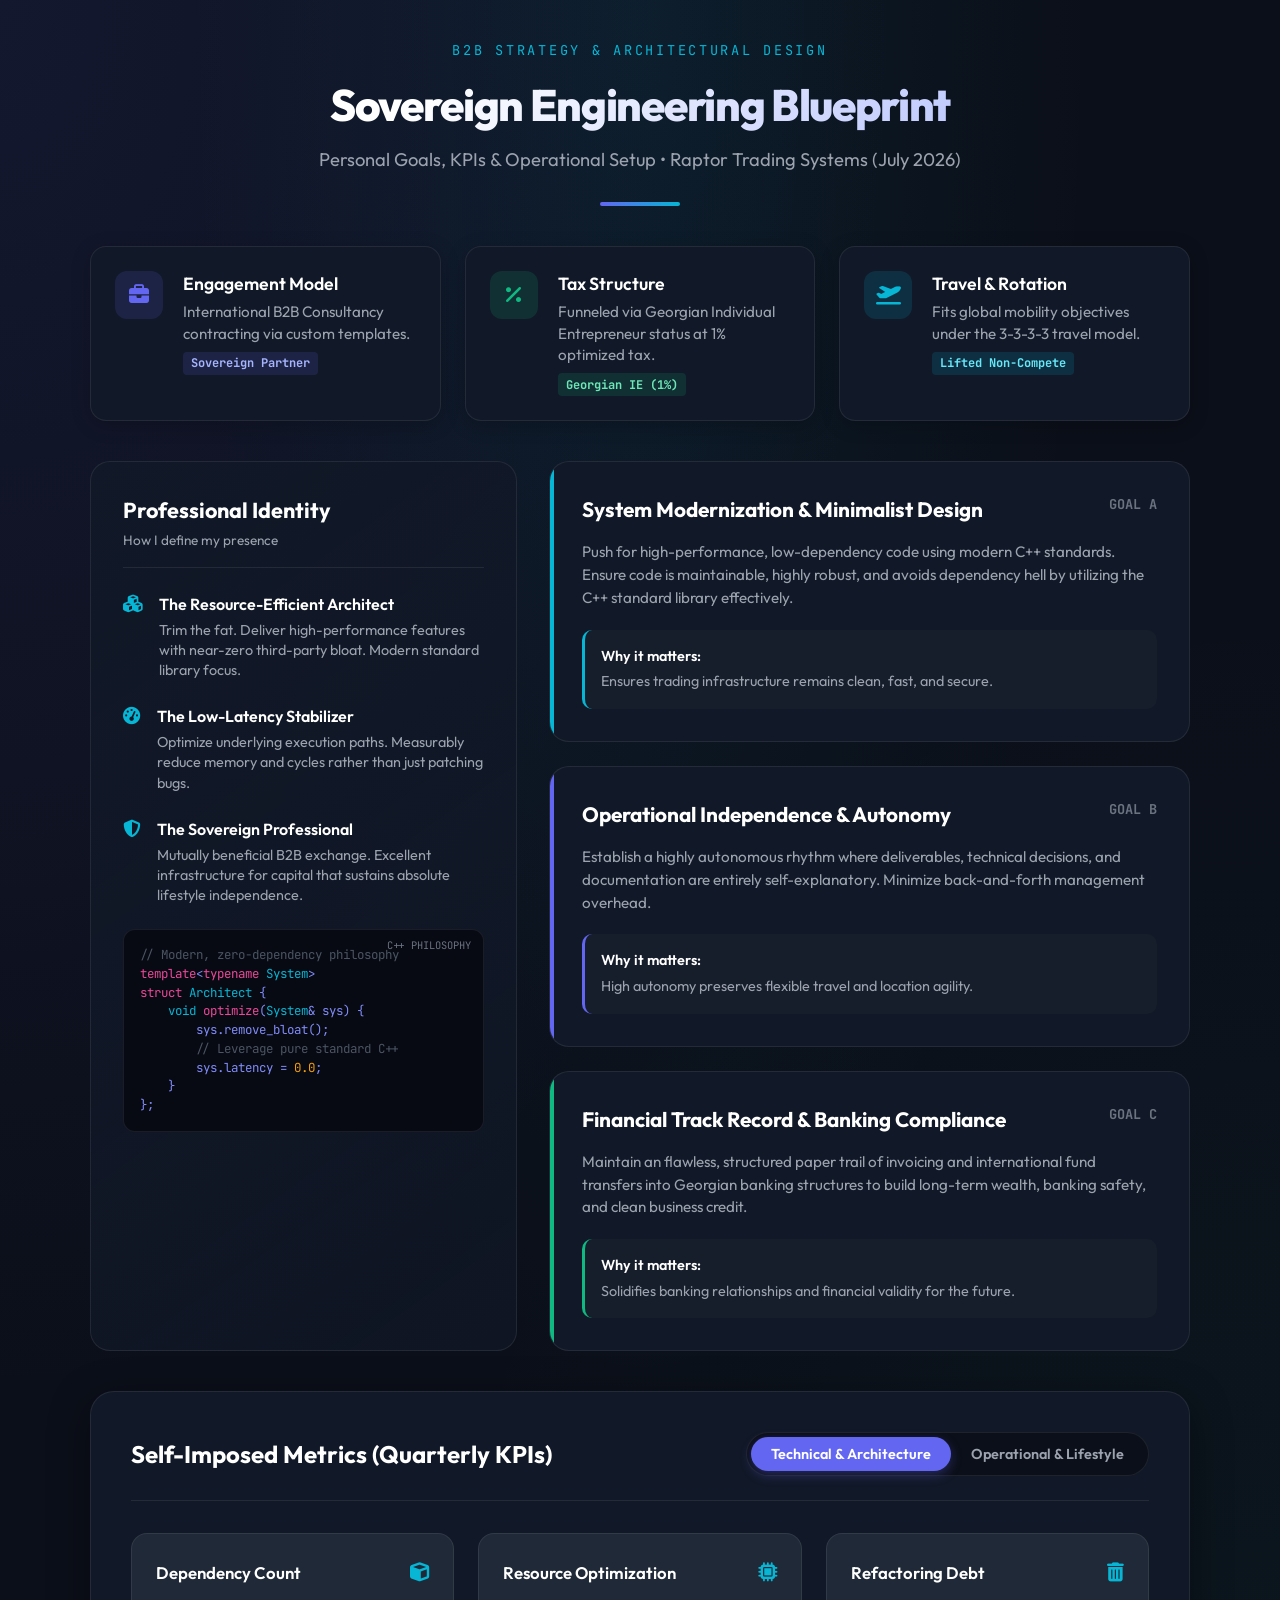
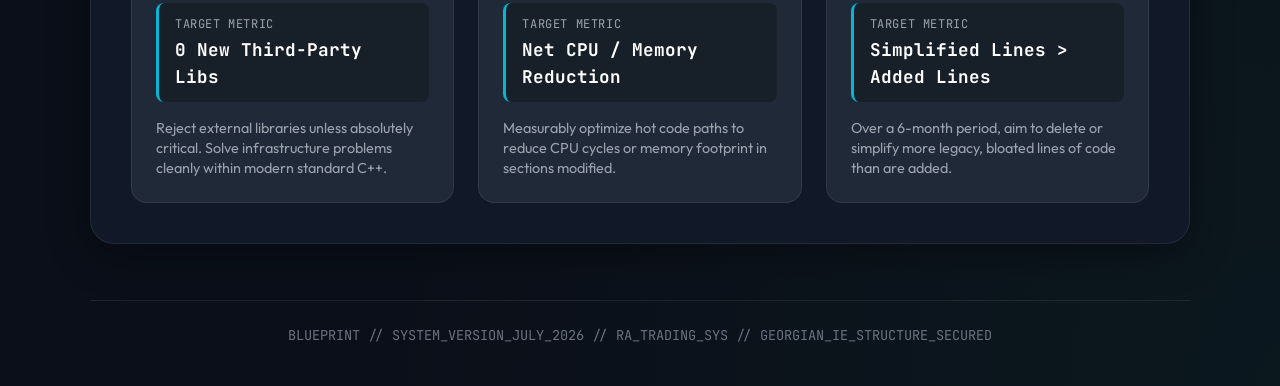
<file: private/index.html>
<!DOCTYPE html>
<html lang="en">
<head>
    <meta charset="UTF-8">
    <meta name="viewport" content="width=device-width, initial-scale=1.0">
    <title>Sovereign Engineering Blueprint | Ignacio Rodriguez</title>
    <meta name="robots" content="noindex, nofollow">
    <link rel="icon" type="image/x-icon" href="https://gravatar.com/avatar/861237251912d3a0a45f6b0b4506363a">
    <link href="https://cdnjs.cloudflare.com/ajax/libs/font-awesome/6.4.0/css/all.min.css" rel="stylesheet">
    <link rel="preconnect" href="https://fonts.googleapis.com">
    <link rel="preconnect" href="https://fonts.gstatic.com" crossorigin>
    <link href="https://fonts.googleapis.com/css2?family=JetBrains+Mono:wght@400;700&family=Outfit:wght@300;400;500;600;700;800&display=swap" rel="stylesheet">
    <link href="styles.css" rel="stylesheet">
</head>
<body>
    <div class="container">
        
        <!-- HEADER -->
        <header>
            <span class="pretitle">B2B Strategy & Architectural Design</span>
            <h1>Sovereign Engineering Blueprint</h1>
            <p class="subtitle">Personal Goals, KPIs & Operational Setup • Raptor Trading Systems (July 2026)</p>
        </header>

        <!-- SETUP OVERVIEW BAR -->
        <div class="setup-grid">
            
            <div class="setup-card">
                <div class="icon-wrapper primary">
                    <i class="fa-solid fa-briefcase"></i>
                </div>
                <div class="card-details">
                    <h3>Engagement Model</h3>
                    <p>International B2B Consultancy contracting via custom templates.</p>
                    <span class="tag primary">Sovereign Partner</span>
                </div>
            </div>

            <div class="setup-card">
                <div class="icon-wrapper emerald">
                    <i class="fa-solid fa-percent"></i>
                </div>
                <div class="card-details">
                    <h3>Tax Structure</h3>
                    <p>Funneled via Georgian Individual Entrepreneur status at 1% optimized tax.</p>
                    <span class="tag emerald">Georgian IE (1%)</span>
                </div>
            </div>

            <div class="setup-card">
                <div class="icon-wrapper cyan">
                    <i class="fa-solid fa-plane-departure"></i>
                </div>
                <div class="card-details">
                    <h3>Travel & Rotation</h3>
                    <p>Fits global mobility objectives under the 3-3-3-3 travel model.</p>
                    <span class="tag cyan">Lifted Non-Compete</span>
                </div>
            </div>

        </div>

        <!-- PHILOSOPHY & GOALS LAYOUT -->
        <div class="goals-layout">
            
            <!-- LEFT COLUMN: IDENTITY -->
            <div class="philosophy-column">
                <div class="identity-card">
                    <div class="identity-header">
                        <h2>Professional Identity</h2>
                        <p class="subtitle" style="font-size: 0.85rem;">How I define my presence</p>
                    </div>

                    <div class="identity-item">
                        <i class="fa-solid fa-cubes"></i>
                        <div>
                            <h4>The Resource-Efficient Architect</h4>
                            <p>Trim the fat. Deliver high-performance features with near-zero third-party bloat. Modern standard library focus.</p>
                        </div>
                    </div>

                    <div class="identity-item">
                        <i class="fa-solid fa-gauge-high"></i>
                        <div>
                            <h4>The Low-Latency Stabilizer</h4>
                            <p>Optimize underlying execution paths. Measurably reduce memory and cycles rather than just patching bugs.</p>
                        </div>
                    </div>

                    <div class="identity-item">
                        <i class="fa-solid fa-shield-halved"></i>
                        <div>
                            <h4>The Sovereign Professional</h4>
                            <p>Mutually beneficial B2B exchange. Excellent infrastructure for capital that sustains absolute lifestyle independence.</p>
                        </div>
                    </div>

                    <!-- MINIMALIST CODE VISUAL -->
                    <div class="code-card">
                        <span class="comment">// Modern, zero-dependency philosophy</span><br>
                        <span class="keyword">template</span>&lt;<span class="keyword">typename</span> <span class="type">System</span>&gt;<br>
                        <span class="keyword">struct</span> <span class="type">Architect</span> {<br>
                        &nbsp;&nbsp;&nbsp;&nbsp;<span class="type">void</span> <span class="keyword">optimize</span>(<span class="type">System</span>&amp; sys) {<br>
                        &nbsp;&nbsp;&nbsp;&nbsp;&nbsp;&nbsp;&nbsp;&nbsp;sys.remove_bloat();<br>
                        &nbsp;&nbsp;&nbsp;&nbsp;&nbsp;&nbsp;&nbsp;&nbsp;<span class="comment">// Leverage pure standard C++</span><br>
                        &nbsp;&nbsp;&nbsp;&nbsp;&nbsp;&nbsp;&nbsp;&nbsp;sys.latency = <span class="literal">0.0</span>;<br>
                        &nbsp;&nbsp;&nbsp;&nbsp;}<br>
                        };
                    </div>
                </div>
            </div>

            <!-- RIGHT COLUMN: DETAILED GOALS -->
            <div class="goals-column">
                
                <div class="goal-box modern">
                    <div class="goal-header">
                        <h3>System Modernization & Minimalist Design</h3>
                        <span class="goal-num">GOAL A</span>
                    </div>
                    <p>Push for high-performance, low-dependency code using modern C++ standards. Ensure code is maintainable, highly robust, and avoids dependency hell by utilizing the C++ standard library effectively.</p>
                    <div class="goal-meta">
                        <strong>Why it matters:</strong>
                        <span>Ensures trading infrastructure remains clean, fast, and secure.</span>
                    </div>
                </div>

                <div class="goal-box indep">
                    <div class="goal-header">
                        <h3>Operational Independence & Autonomy</h3>
                        <span class="goal-num">GOAL B</span>
                    </div>
                    <p>Establish a highly autonomous rhythm where deliverables, technical decisions, and documentation are entirely self-explanatory. Minimize back-and-forth management overhead.</p>
                    <div class="goal-meta">
                        <strong>Why it matters:</strong>
                        <span>High autonomy preserves flexible travel and location agility.</span>
                    </div>
                </div>

                <div class="goal-box financial">
                    <div class="goal-header">
                        <h3>Financial Track Record & Banking Compliance</h3>
                        <span class="goal-num">GOAL C</span>
                    </div>
                    <p>Maintain an flawless, structured paper trail of invoicing and international fund transfers into Georgian banking structures to build long-term wealth, banking safety, and clean business credit.</p>
                    <div class="goal-meta">
                        <strong>Why it matters:</strong>
                        <span>Solidifies banking relationships and financial validity for the future.</span>
                    </div>
                </div>

            </div>

        </div>

        <!-- KEY PERFORMANCE INDICATORS SECTION -->
        <div class="kpis-section">
            
            <div class="kpi-title-block">
                <h2>Self-Imposed Metrics (Quarterly KPIs)</h2>
                <div class="tab-switcher">
                    <button class="tab-btn active" onclick="switchTab('tech')">Technical & Architecture</button>
                    <button class="tab-btn" onclick="switchTab('ops')">Operational & Lifestyle</button>
                </div>
            </div>

            <!-- VIEW: TECHNICAL KPIs -->
            <div id="tech-kpi-view" class="kpi-view active">
                <div class="kpi-grid">
                    
                    <div class="kpi-card tech">
                        <div class="kpi-card-header">
                            <h4>Dependency Count</h4>
                            <span class="kpi-icon"><i class="fa-solid fa-cube"></i></span>
                        </div>
                        <div class="kpi-target">
                            <span class="label">Target Metric</span>
                            <span class="value">0 New Third-Party Libs</span>
                        </div>
                        <p class="kpi-desc">Reject external libraries unless absolutely critical. Solve infrastructure problems cleanly within modern standard C++.</p>
                    </div>

                    <div class="kpi-card tech">
                        <div class="kpi-card-header">
                            <h4>Resource Optimization</h4>
                            <span class="kpi-icon"><i class="fa-solid fa-microchip"></i></span>
                        </div>
                        <div class="kpi-target">
                            <span class="label">Target Metric</span>
                            <span class="value">Net CPU / Memory Reduction</span>
                        </div>
                        <p class="kpi-desc">Measurably optimize hot code paths to reduce CPU cycles or memory footprint in sections modified.</p>
                    </div>

                    <div class="kpi-card tech">
                        <div class="kpi-card-header">
                            <h4>Refactoring Debt</h4>
                            <span class="kpi-icon"><i class="fa-solid fa-trash-can"></i></span>
                        </div>
                        <div class="kpi-target">
                            <span class="label">Target Metric</span>
                            <span class="value">Simplified Lines &gt; Added Lines</span>
                        </div>
                        <p class="kpi-desc">Over a 6-month period, aim to delete or simplify more legacy, bloated lines of code than are added.</p>
                    </div>

                </div>
            </div>

            <!-- VIEW: OPERATIONAL KPIs -->
            <div id="ops-kpi-view" class="kpi-view">
                <div class="kpi-grid">
                    
                    <div class="kpi-card ops">
                        <div class="kpi-card-header">
                            <h4>Autonomy Index</h4>
                            <span class="kpi-icon"><i class="fa-solid fa-hourglass-half"></i></span>
                        </div>
                        <div class="kpi-target">
                            <span class="label">Target Metric</span>
                            <span class="value">Asynchronous Alignment First</span>
                        </div>
                        <p class="kpi-desc">Minimize synchronous alignment calls. Let clean documentation, self-explanatory PRs, and clean code drive alignment.</p>
                    </div>

                    <div class="kpi-card ops">
                        <div class="kpi-card-header">
                            <h4>Location Agility</h4>
                            <span class="kpi-icon"><i class="fa-solid fa-earth-americas"></i></span>
                        </div>
                        <div class="kpi-target">
                            <span class="label">Target Metric</span>
                            <span class="value">100% Timezone Output Compliance</span>
                        </div>
                        <p class="kpi-desc">Deliver consistent high-quality engineering output regardless of travel location, rotation, or active timezone.</p>
                    </div>

                    <div class="kpi-card ops">
                        <div class="kpi-card-header">
                            <h4>Administrative Flawlessness</h4>
                            <span class="kpi-icon"><i class="fa-solid fa-file-invoice-dollar"></i></span>
                        </div>
                        <div class="kpi-target">
                            <span class="label">Target Metric</span>
                            <span class="value">100% Compliant On-Time Invoicing</span>
                        </div>
                        <p class="kpi-desc">Produce perfect cross-border invoicing, banking paperwork, and tax records on-time monthly with zero gaps.</p>
                    </div>

                </div>
            </div>

        </div>

        <!-- FOOTER -->
        <footer>
            BLUEPRINT // SYSTEM_VERSION_JULY_2026 // RA_TRADING_SYS // GEORGIAN_IE_STRUCTURE_SECURED
        </footer>

    </div>

    <!-- BEHAVIOR SCRIPT -->
    <script src="script.js"></script>
</body>
</html>
</file>
<file: private/styles.css>
:root {
    --bg-base: #0b0f19;
    --bg-surface: #111827;
    --bg-card: #1f2937;
    --border-color: rgba(255, 255, 255, 0.08);
    
    --primary: #6366f1;
    --primary-glow: rgba(99, 102, 241, 0.15);
    --emerald: #10b981;
    --emerald-glow: rgba(16, 185, 129, 0.15);
    --cyan: #06b6d4;
    --cyan-glow: rgba(6, 182, 212, 0.15);
    --amber: #f59e0b;
    --amber-glow: rgba(245, 158, 11, 0.15);
    
    --text-main: #f3f4f6;
    --text-muted: #9ca3af;
    --text-dark: #6b7280;
    
    --transition: all 0.3s cubic-bezier(0.4, 0, 0.2, 1);
}

* {
    margin: 0;
    padding: 0;
    box-sizing: border-box;
}

body {
    font-family: 'Outfit', sans-serif;
    background-color: var(--bg-base);
    background-image: 
        radial-gradient(at 0% 0%, rgba(99, 102, 241, 0.1) 0px, transparent 50%),
        radial-gradient(at 50% 0%, rgba(6, 182, 212, 0.08) 0px, transparent 50%),
        radial-gradient(at 100% 100%, rgba(16, 185, 129, 0.05) 0px, transparent 50%);
    color: var(--text-main);
    min-height: 100vh;
    line-height: 1.5;
    padding: 2.5rem 1.5rem;
    display: flex;
    justify-content: center;
}

.container {
    max-width: 1100px;
    width: 100%;
    display: flex;
    flex-direction: column;
    gap: 2.5rem;
}

/* HEADER */
header {
    text-align: center;
    position: relative;
    padding-bottom: 2rem;
}

header::after {
    content: '';
    position: absolute;
    bottom: 0;
    left: 50%;
    transform: translateX(-50%);
    width: 80px;
    height: 4px;
    background: linear-gradient(90deg, var(--primary), var(--cyan));
    border-radius: 2px;
}

.pretitle {
    font-family: 'JetBrains Mono', monospace;
    font-size: 0.85rem;
    color: var(--cyan);
    text-transform: uppercase;
    letter-spacing: 0.2em;
    margin-bottom: 0.75rem;
    display: block;
}

h1 {
    font-size: 2.75rem;
    font-weight: 800;
    letter-spacing: -0.03em;
    background: linear-gradient(135deg, #ffffff 30%, #a5b4fc 100%);
    -webkit-background-clip: text;
    -webkit-text-fill-color: transparent;
    background-clip: text;
    margin-bottom: 0.5rem;
}

.subtitle {
    font-size: 1.15rem;
    color: var(--text-muted);
    font-weight: 400;
}

/* METRICS TOP BAR */
.setup-grid {
    display: grid;
    grid-template-columns: repeat(auto-fit, minmax(300px, 1fr));
    gap: 1.5rem;
}

.setup-card {
    background-color: var(--bg-surface);
    border: 1px solid var(--border-color);
    border-radius: 16px;
    padding: 1.5rem;
    display: flex;
    align-items: flex-start;
    gap: 1.25rem;
    transition: var(--transition);
    box-shadow: 0 4px 20px rgba(0, 0, 0, 0.2);
}

.setup-card:hover {
    transform: translateY(-2px);
    border-color: rgba(99, 102, 241, 0.3);
    box-shadow: 0 8px 30px rgba(99, 102, 241, 0.08);
}

.icon-wrapper {
    width: 48px;
    height: 48px;
    border-radius: 12px;
    display: flex;
    align-items: center;
    justify-content: center;
    font-size: 1.25rem;
    flex-shrink: 0;
}

.icon-wrapper.primary {
    background-color: var(--primary-glow);
    color: var(--primary);
}

.icon-wrapper.emerald {
    background-color: var(--emerald-glow);
    color: var(--emerald);
}

.icon-wrapper.cyan {
    background-color: var(--cyan-glow);
    color: var(--cyan);
}

.card-details h3 {
    font-size: 1.1rem;
    font-weight: 600;
    margin-bottom: 0.25rem;
    color: #ffffff;
}

.card-details p {
    font-size: 0.95rem;
    color: var(--text-muted);
    line-height: 1.4;
}

.tag {
    display: inline-block;
    font-family: 'JetBrains Mono', monospace;
    font-size: 0.75rem;
    padding: 0.15rem 0.5rem;
    border-radius: 4px;
    margin-top: 0.5rem;
    font-weight: 700;
}

.tag.primary { background-color: var(--primary-glow); color: #a5b4fc; }
.tag.emerald { background-color: var(--emerald-glow); color: #6ee7b7; }
.tag.cyan { background-color: var(--cyan-glow); color: #67e8f9; }

/* CORE GOALS / CARDS SECTION */
.section-title {
    font-size: 1.5rem;
    font-weight: 700;
    color: #ffffff;
    margin-bottom: 1.25rem;
    display: flex;
    align-items: center;
    gap: 0.75rem;
}

.section-title i {
    color: var(--primary);
}

.goals-layout {
    display: grid;
    grid-template-columns: 2fr 3fr;
    gap: 2rem;
}

@media (max-width: 900px) {
    .goals-layout {
        grid-template-columns: 1fr;
    }
}

/* LEFT SIDE - PHILOSOPHY */
.philosophy-column {
    display: flex;
    flex-direction: column;
    gap: 1.5rem;
}

.identity-card {
    background: linear-gradient(145deg, var(--bg-surface) 0%, rgba(17, 24, 39, 0.7) 100%);
    border: 1px solid var(--border-color);
    border-radius: 20px;
    padding: 2rem;
    height: 100%;
    display: flex;
    flex-direction: column;
    gap: 1.5rem;
}

.identity-header {
    border-bottom: 1px solid var(--border-color);
    padding-bottom: 1rem;
}

.identity-header h2 {
    font-size: 1.35rem;
    color: #ffffff;
    margin-bottom: 0.25rem;
}

.identity-item {
    display: flex;
    gap: 1rem;
    align-items: flex-start;
}

.identity-item i {
    font-size: 1.1rem;
    color: var(--cyan);
    margin-top: 0.2rem;
}

.identity-item h4 {
    font-size: 1rem;
    color: #ffffff;
    margin-bottom: 0.25rem;
    font-weight: 600;
}

.identity-item p {
    font-size: 0.9rem;
    color: var(--text-muted);
    line-height: 1.4;
}

/* CODE CARD STYLING */
.code-card {
    background-color: #070a13;
    border: 1px solid var(--border-color);
    border-radius: 12px;
    padding: 1rem;
    font-family: 'JetBrains Mono', monospace;
    font-size: 0.78rem;
    color: #818cf8;
    overflow-x: auto;
    position: relative;
}

.code-card::before {
    content: "C++ Philosophy";
    position: absolute;
    top: 0.5rem;
    right: 0.75rem;
    font-size: 0.65rem;
    color: var(--text-dark);
    text-transform: uppercase;
}

.code-card span.comment { color: #4b5563; }
.code-card span.keyword { color: #ec4899; }
.code-card span.type { color: #06b6d4; }
.code-card span.literal { color: #f59e0b; }

/* RIGHT SIDE - GOALS LIST */
.goals-column {
    display: flex;
    flex-direction: column;
    gap: 1.5rem;
}

.goal-box {
    background-color: var(--bg-surface);
    border: 1px solid var(--border-color);
    border-radius: 20px;
    padding: 2rem;
    position: relative;
    overflow: hidden;
    transition: var(--transition);
}

.goal-box::before {
    content: '';
    position: absolute;
    top: 0;
    left: 0;
    width: 4px;
    height: 100%;
    background: var(--primary);
}

.goal-box.modern::before { background: var(--cyan); }
.goal-box.indep::before { background: var(--primary); }
.goal-box.financial::before { background: var(--emerald); }

.goal-box:hover {
    border-color: rgba(255, 255, 255, 0.15);
    box-shadow: 0 10px 30px rgba(0, 0, 0, 0.3);
}

.goal-header {
    display: flex;
    justify-content: space-between;
    align-items: flex-start;
    margin-bottom: 1rem;
}

.goal-num {
    font-family: 'JetBrains Mono', monospace;
    font-size: 0.85rem;
    color: var(--text-dark);
    font-weight: 700;
}

.goal-header h3 {
    font-size: 1.3rem;
    color: #ffffff;
}

.goal-box p {
    font-size: 0.95rem;
    color: var(--text-muted);
    line-height: 1.5;
    margin-bottom: 1.25rem;
}

.goal-meta {
    background-color: rgba(255, 255, 255, 0.02);
    border-radius: 10px;
    padding: 1rem;
    font-size: 0.9rem;
    border-left: 3px solid rgba(255, 255, 255, 0.1);
}

.goal-box.modern .goal-meta { border-left-color: var(--cyan); }
.goal-box.indep .goal-meta { border-left-color: var(--primary); }
.goal-box.financial .goal-meta { border-left-color: var(--emerald); }

.goal-meta strong {
    color: #ffffff;
    font-weight: 600;
    display: block;
    margin-bottom: 0.25rem;
}

.goal-meta span {
    color: var(--text-muted);
}

/* KPIS TABS SECTION */
.kpis-section {
    background-color: var(--bg-surface);
    border: 1px solid var(--border-color);
    border-radius: 24px;
    padding: 2.5rem;
    box-shadow: 0 10px 40px rgba(0, 0, 0, 0.35);
}

.kpi-title-block {
    display: flex;
    justify-content: space-between;
    align-items: center;
    border-bottom: 1px solid var(--border-color);
    padding-bottom: 1.5rem;
    margin-bottom: 2rem;
    flex-wrap: wrap;
    gap: 1rem;
}

.kpi-title-block h2 {
    font-size: 1.5rem;
    color: #ffffff;
}

.tab-switcher {
    display: flex;
    background-color: var(--bg-base);
    border: 1px solid var(--border-color);
    padding: 4px;
    border-radius: 30px;
}

.tab-btn {
    background: none;
    border: none;
    color: var(--text-muted);
    padding: 0.5rem 1.25rem;
    font-family: 'Outfit', sans-serif;
    font-size: 0.9rem;
    font-weight: 600;
    border-radius: 20px;
    cursor: pointer;
    transition: var(--transition);
}

.tab-btn.active {
    background-color: var(--primary);
    color: #ffffff;
    box-shadow: 0 4px 12px rgba(99, 102, 241, 0.3);
}

.kpi-view {
    display: none;
    animation: fadeIn 0.4s ease;
}

.kpi-view.active {
    display: block;
}

@keyframes fadeIn {
    from { opacity: 0; transform: translateY(10px); }
    to { opacity: 1; transform: translateY(0); }
}

.kpi-grid {
    display: grid;
    grid-template-columns: repeat(auto-fit, minmax(280px, 1fr));
    gap: 1.5rem;
}

.kpi-card {
    background-color: var(--bg-card);
    border: 1px solid var(--border-color);
    border-radius: 16px;
    padding: 1.5rem;
    transition: var(--transition);
    display: flex;
    flex-direction: column;
    justify-content: space-between;
    gap: 1rem;
}

.kpi-card:hover {
    transform: translateY(-3px);
    border-color: rgba(255, 255, 255, 0.15);
}

.kpi-card-header {
    display: flex;
    justify-content: space-between;
    align-items: center;
}

.kpi-card-header h4 {
    font-size: 1.05rem;
    color: #ffffff;
    font-weight: 600;
}

.kpi-icon {
    font-size: 1.2rem;
}

.kpi-card.tech .kpi-icon { color: var(--cyan); }
.kpi-card.ops .kpi-icon { color: var(--amber); }

.kpi-target {
    font-family: 'JetBrains Mono', monospace;
    background-color: rgba(0, 0, 0, 0.25);
    border-radius: 8px;
    padding: 0.75rem 1rem;
    border-left: 3px solid;
}

.kpi-card.tech .kpi-target { border-left-color: var(--cyan); }
.kpi-card.ops .kpi-target { border-left-color: var(--amber); }

.kpi-target span.label {
    font-size: 0.75rem;
    color: var(--text-muted);
    text-transform: uppercase;
    display: block;
    margin-bottom: 0.25rem;
    letter-spacing: 0.05em;
}

.kpi-target span.value {
    font-size: 1.1rem;
    font-weight: 700;
    color: #ffffff;
}

.kpi-desc {
    font-size: 0.9rem;
    color: var(--text-muted);
    line-height: 1.4;
}

/* BOTTOM BLUEPRINT META */
footer {
    text-align: center;
    font-size: 0.85rem;
    color: var(--text-dark);
    border-top: 1px solid var(--border-color);
    padding-top: 1.5rem;
    margin-top: 1rem;
    font-family: 'JetBrains Mono', monospace;
}
</file>
